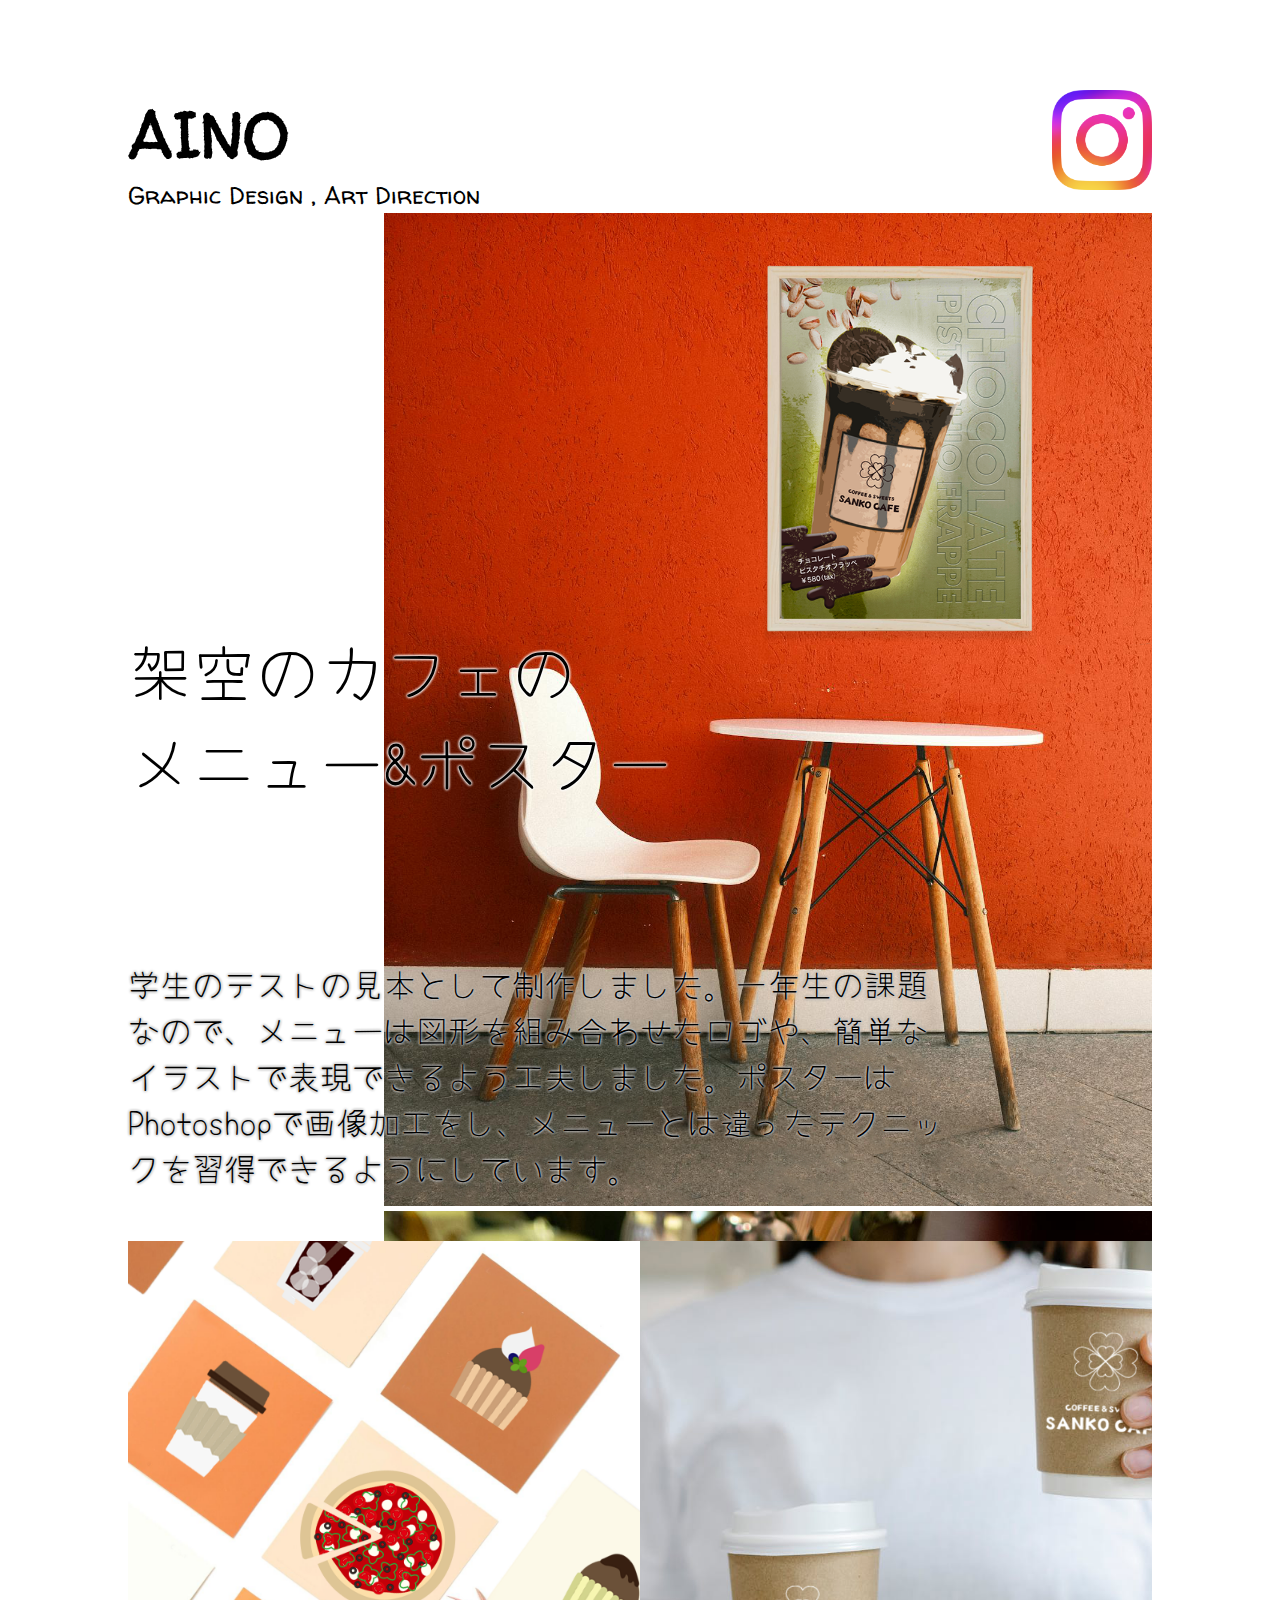
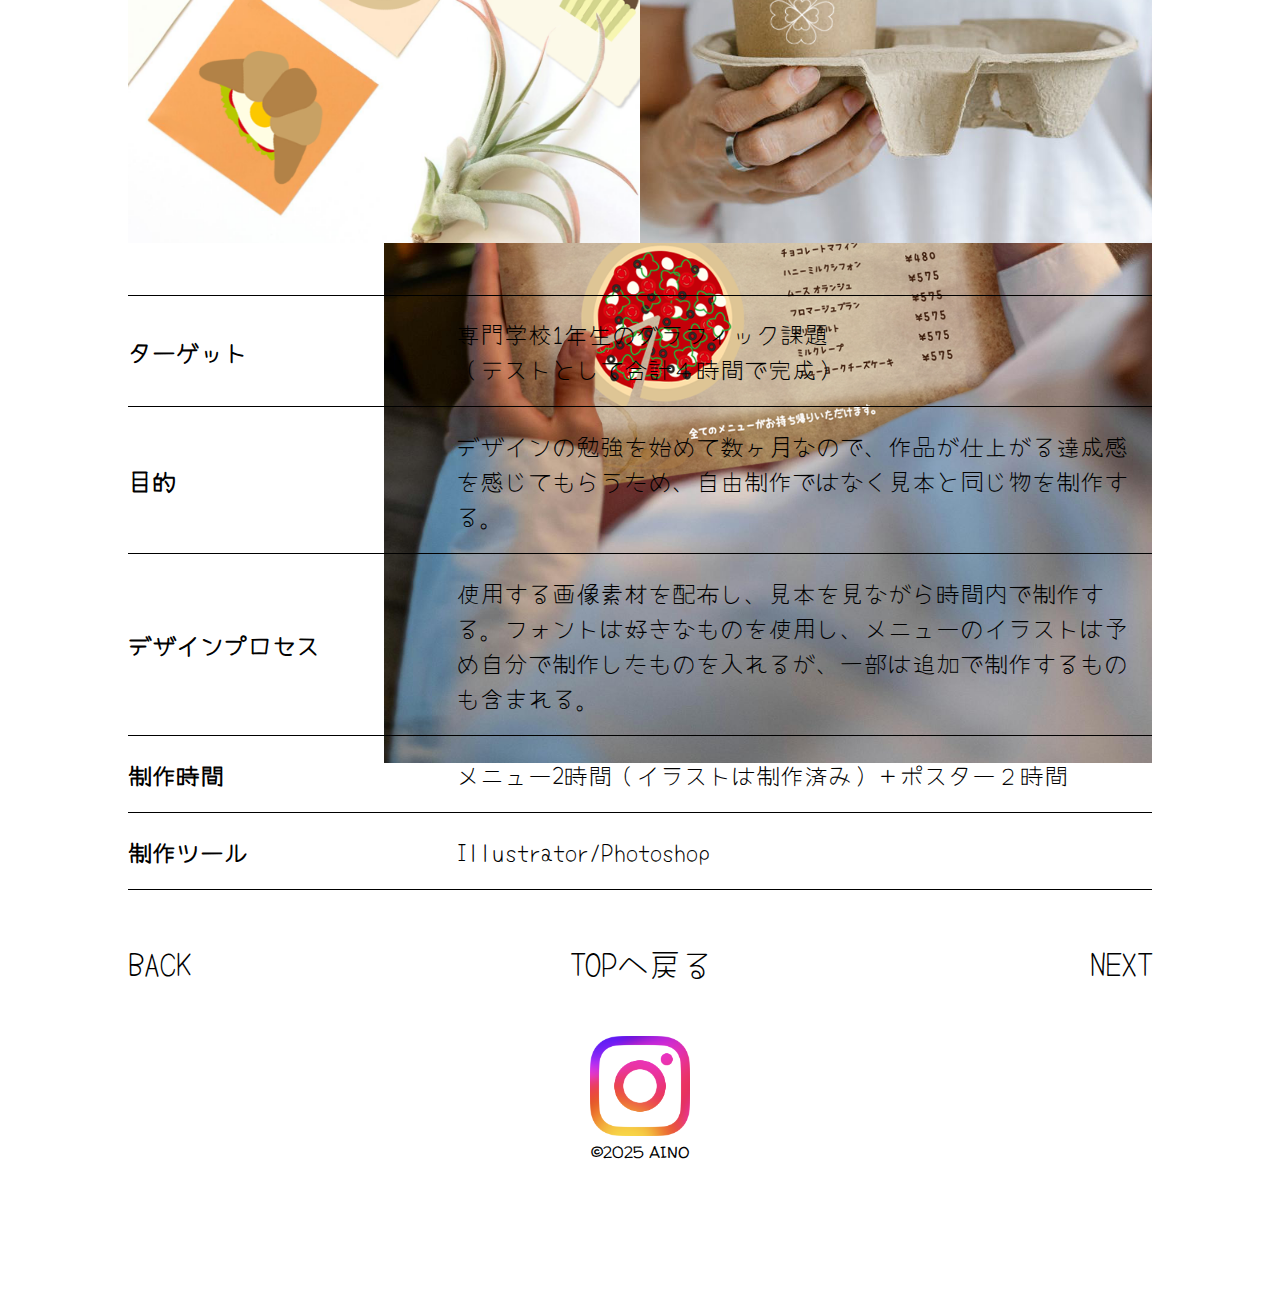
<file: works_cafe.html>
<!DOCTYPE html>
<html lang="ja">
<head>
    <meta charset="UTF-8">
    <link rel="stylesheet" href="css/ress.css" >
    <link rel="stylesheet" href="css/style.css" >

    <link rel="preconnect" href="https://fonts.googleapis.com">
    <link rel="preconnect" href="https://fonts.gstatic.com" crossorigin>
    <link href="https://fonts.googleapis.com/css2?family=Walter+Turncoat&family=Yomogi&display=swap" rel="stylesheet">
    <title>ainomariko_portfolio</title>
</head>

<body>
<main> 

    <header>
        
       <div class="name">
        <a href="index.html"><h1>AINO</h1></a>
        <a id="title"><p>Graphic Design , Art Direction</p></a>
        </div>
        
        <a href="https://www.instagram.com/ainom_illust/?hl=ja" target="blank"><img src="img/Instagram_Glyph_Gradient.png"></a>
    </header>


   
    <div class="maintitle">  
     <div class="title">架空のカフェの<br>メニュー&ポスター</div>
     <div class="photo">

        <div class="slideshow-container">
            <div class="slide">
              <img src="img/cafe02.png" alt="Slide 1">
            </div>
            <div class="slide">
              <img src="img/cafe03.png" alt="Slide 2">
            </div>

        </div>
     
    </div>
    </div>
   
    <p class="w_text">学生のテストの見本として制作しました。一年生の課題なので、メニューは図形を組み合わせたロゴや、簡単なイラストで表現できるよう工夫しました。ポスターはPhotoshopで画像加工をし、メニューとは違ったテクニックを習得できるようにしています。
    </p>


    <div class="center_p02"><img src="img/cafe04.png"><img src="img/cafe05.png"></div>
    
    
    <div class="hyou">
        <table>
            <tr>
                <th>ターゲット</th><td>専門学校1年生のグラフィック課題<br>（テストとして合計４時間で完成）</td>
            </tr>

            <tr>
                <th>目的</th><td>デザインの勉強を始めて数ヶ月なので、作品が仕上がる達成感を感じてもらうため、自由制作ではなく見本と同じ物を制作する。</td>
            </tr>

            <tr>
                <th>デザインプロセス</th><td>使用する画像素材を配布し、見本を見ながら時間内で制作する。フォントは好きなものを使用し、メニューのイラストは予め自分で制作したものを入れるが、一部は追加で制作するものも含まれる。</td>
            </tr>

            <tr>
                <th>制作時間</th><td>メニュー2時間（イラストは制作済み）＋ポスター２時間</td>
            </tr>

            <tr>
                <th>制作ツール</th><td>Illustrator/Photoshop</td>
            </tr>
        </table>
    </div>

    <div class="info">
        <a href="works_cup.html"><p class="top">BACK</p>
        <a href=""><p class="top">TOPへ戻る</p>
        <a href="works_wp.html"><p class="top">NEXT</p>
    </div>
</main>

<footer>
    <a href="https://www.instagram.com/ainom_illust/?hl=ja target=" target="blank"><img src="img/Instagram_Glyph_Gradient.png"></a>
    <p>&copy;2025 AINO</p>
</footer>
</body>
</html>
</file>
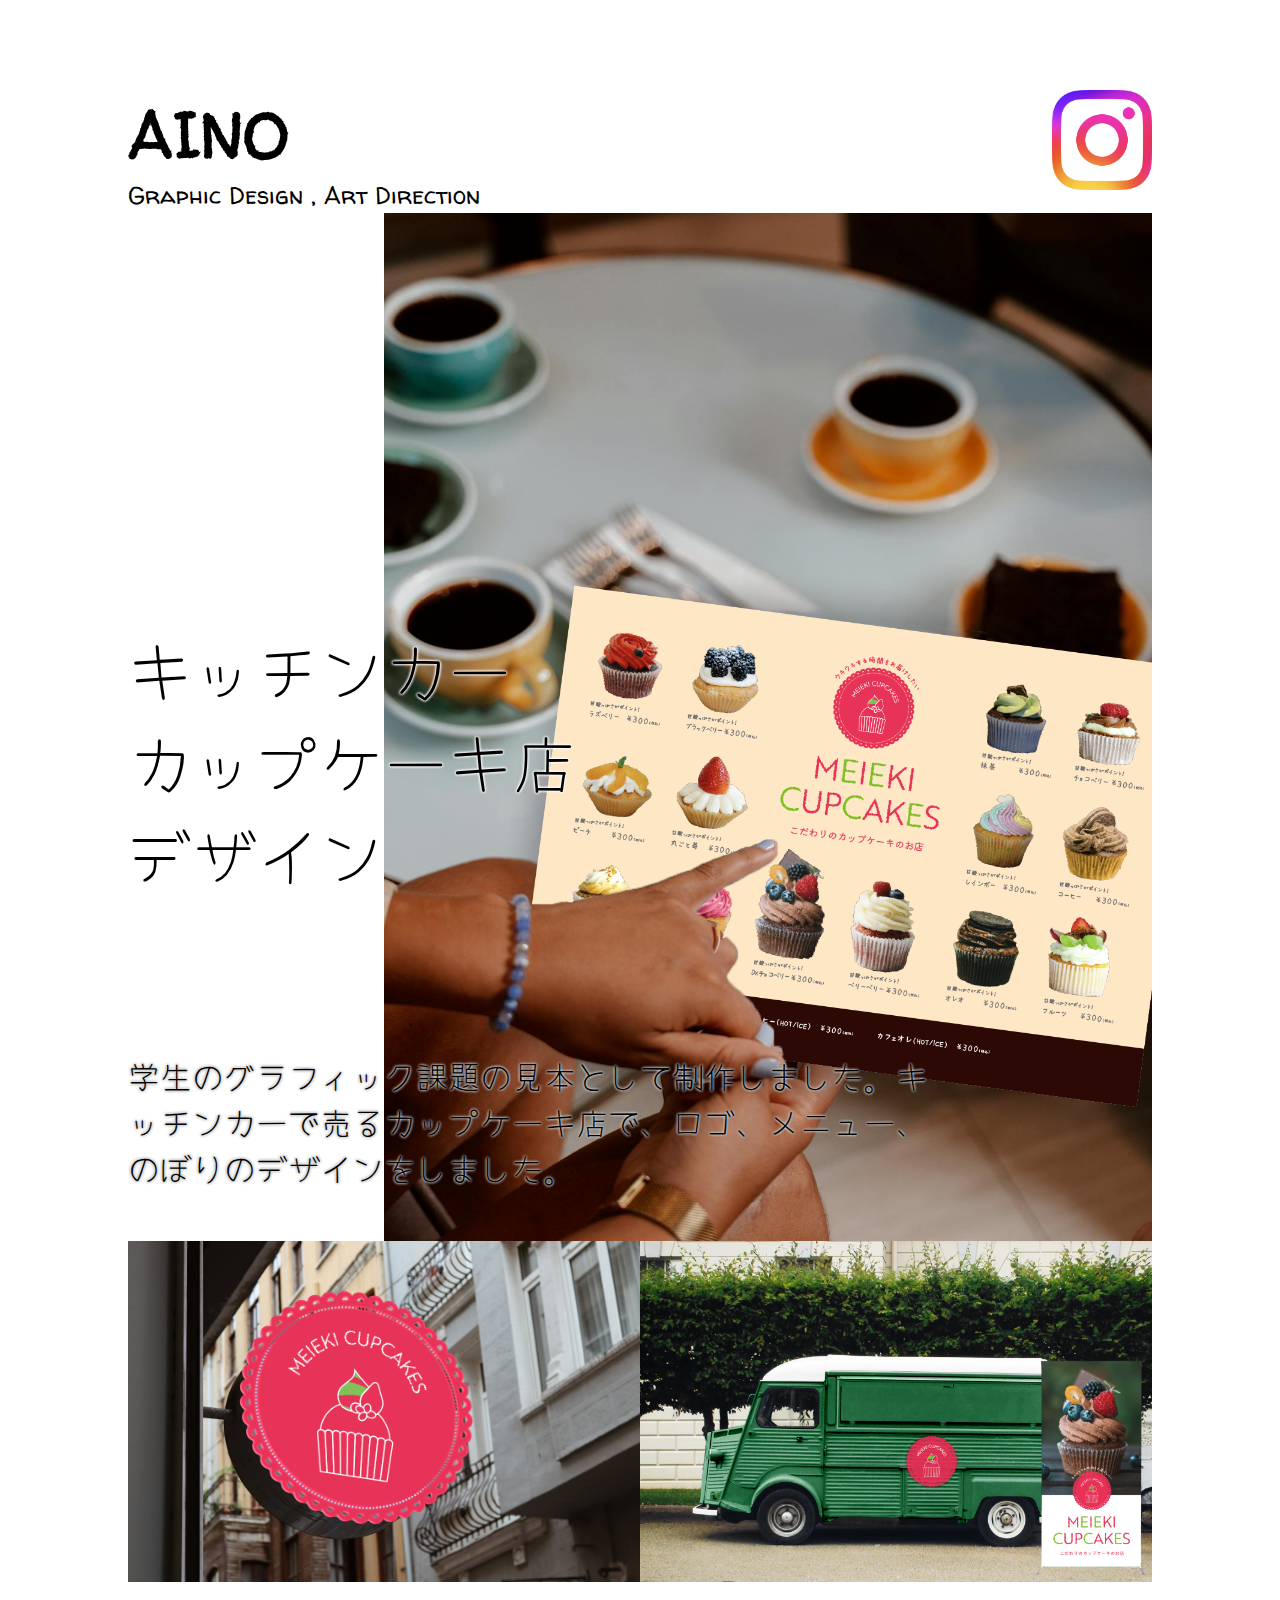
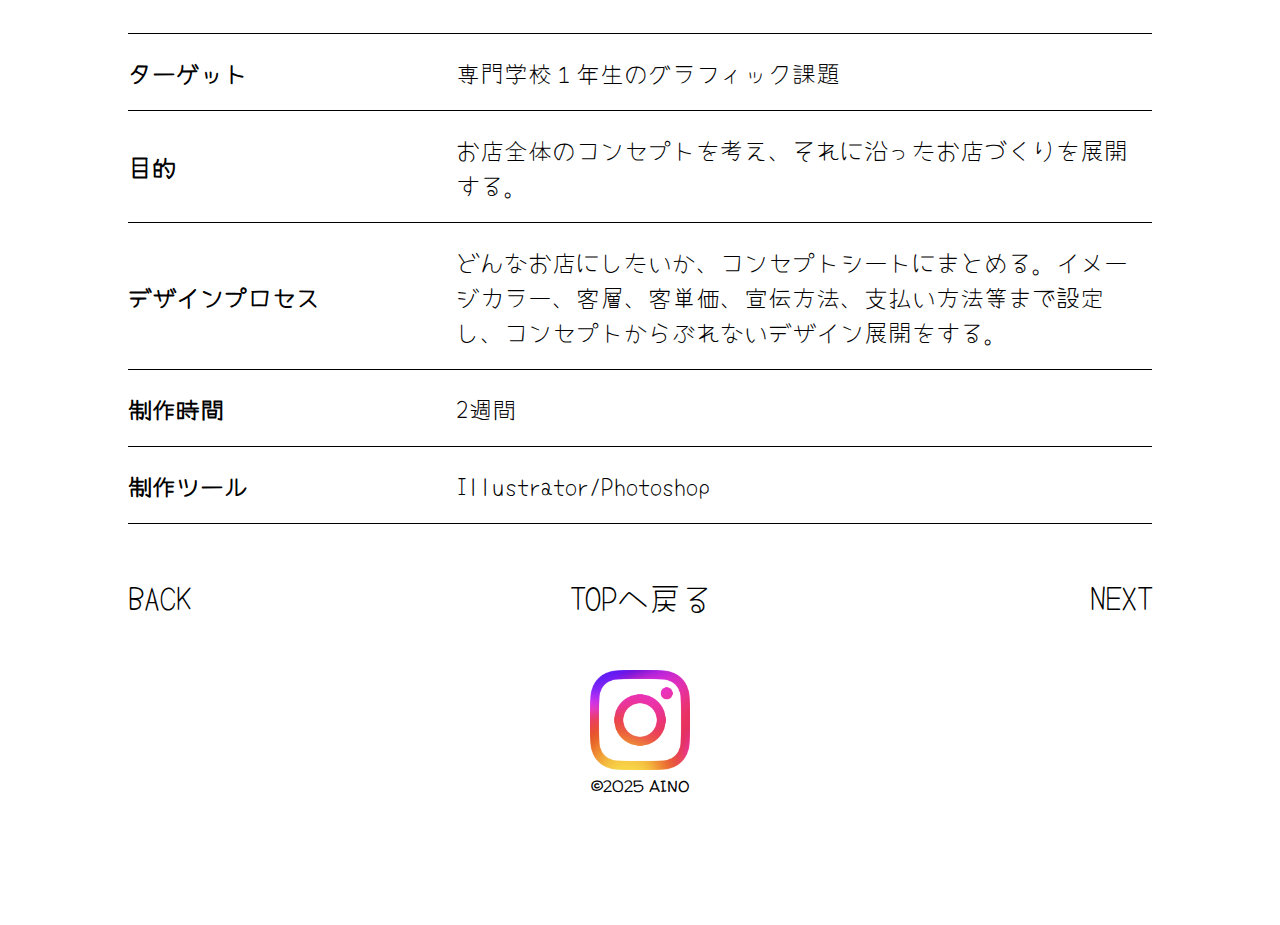
<file: works_cup.html>
<!DOCTYPE html>
<html lang="ja">
<head>
    <meta charset="UTF-8">
    <link rel="stylesheet" href="css/ress.css" >
    <link rel="stylesheet" href="css/style.css" >

    <link rel="preconnect" href="https://fonts.googleapis.com">
    <link rel="preconnect" href="https://fonts.gstatic.com" crossorigin>
    <link href="https://fonts.googleapis.com/css2?family=Walter+Turncoat&family=Yomogi&display=swap" rel="stylesheet">
    <title>ainomariko_portfolio</title>
</head>

<body>
<main> 

    <header>
        
       <div class="name">
        <a href="index.html"><h1>AINO</h1></a>
        <a id="title"><p>Graphic Design , Art Direction</p></a>
        </div>
        
        <a href="https://www.instagram.com/ainom_illust/?hl=ja" target="blank"><img src="img/Instagram_Glyph_Gradient.png"></a>
    </header>


   
    <div class="maintitle">  
     <div class="title">キッチンカー<br>カップケーキ店<br>デザイン</div>
     <div class="photo"><img src="img/cup02.png"></div>
    </div>
   
    <p class="w_text">学生のグラフィック課題の見本として制作しました。キッチンカーで売るカップケーキ店で、ロゴ、メニュー、のぼりのデザインをしました。
    </p>


    <div class="center_p02"><img src="img/cup01.png"><img src="img/foodtruck02.png"></div>
    

    <div class="hyou">
        <table>
            <tr>
                <th>ターゲット</th><td>専門学校１年生のグラフィック課題</td>
            </tr>

            <tr>
                <th>目的</th><td>お店全体のコンセプトを考え、それに沿ったお店づくりを展開する。</td>
            </tr>

            <tr>
                <th>デザインプロセス</th><td>どんなお店にしたいか、コンセプトシートにまとめる。イメージカラー、客層、客単価、宣伝方法、支払い方法等まで設定し、コンセプトからぶれないデザイン展開をする。
                </td>
            </tr>

            <tr>
                <th>制作時間</th><td>2週間</td>
            </tr>

            <tr>
                <th>制作ツール</th><td>Illustrator/Photoshop</td>
            </tr>
        </table>
    </div>

    <div class="info">
        <a href="works_r.html"><p class="top">BACK</p>
        <a href=""><p class="top">TOPへ戻る</p>
        <a href=""><p class="top">NEXT</p>
    </div>
</main>

<footer>
    <a href="https://www.instagram.com/ainom_illust/?hl=ja target=" target="blank"><img src="img/Instagram_Glyph_Gradient.png"></a>
    <p>&copy;2025 AINO</p>
</footer>
</body>
</html>
</file>
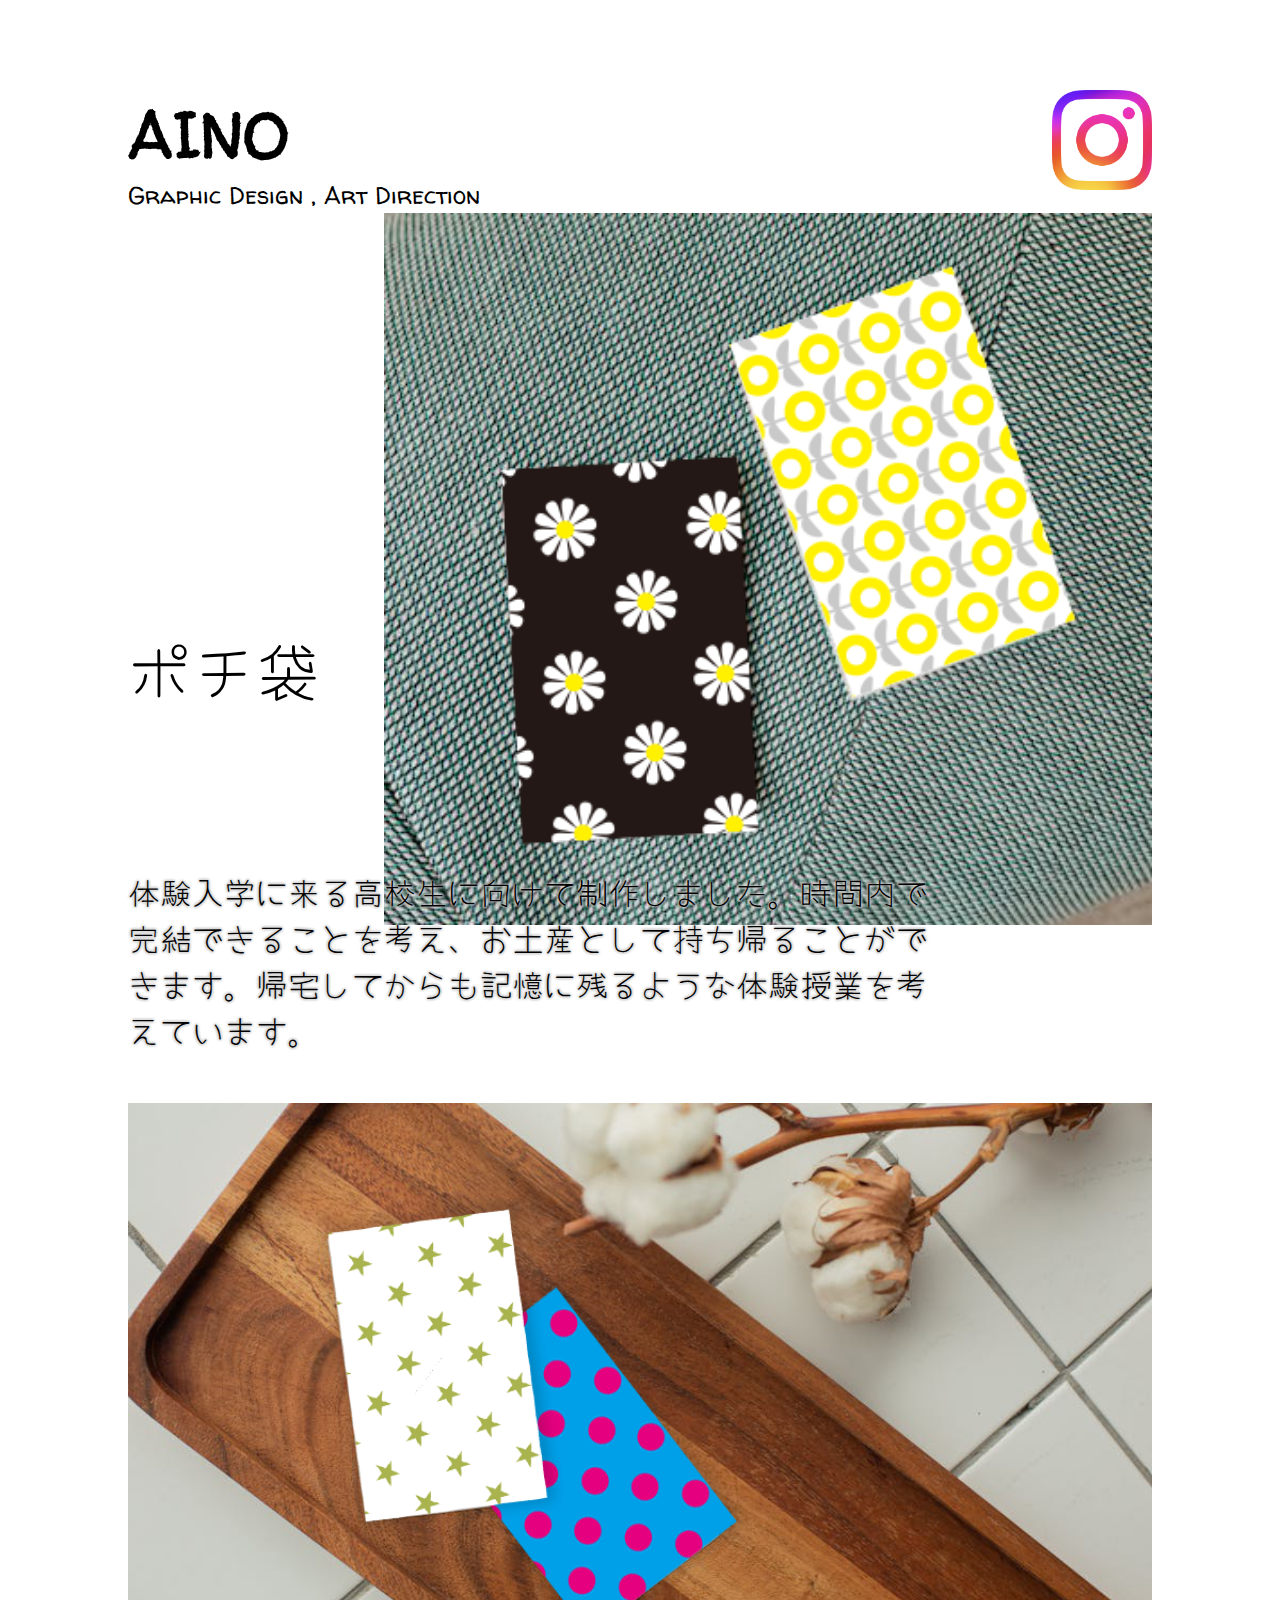
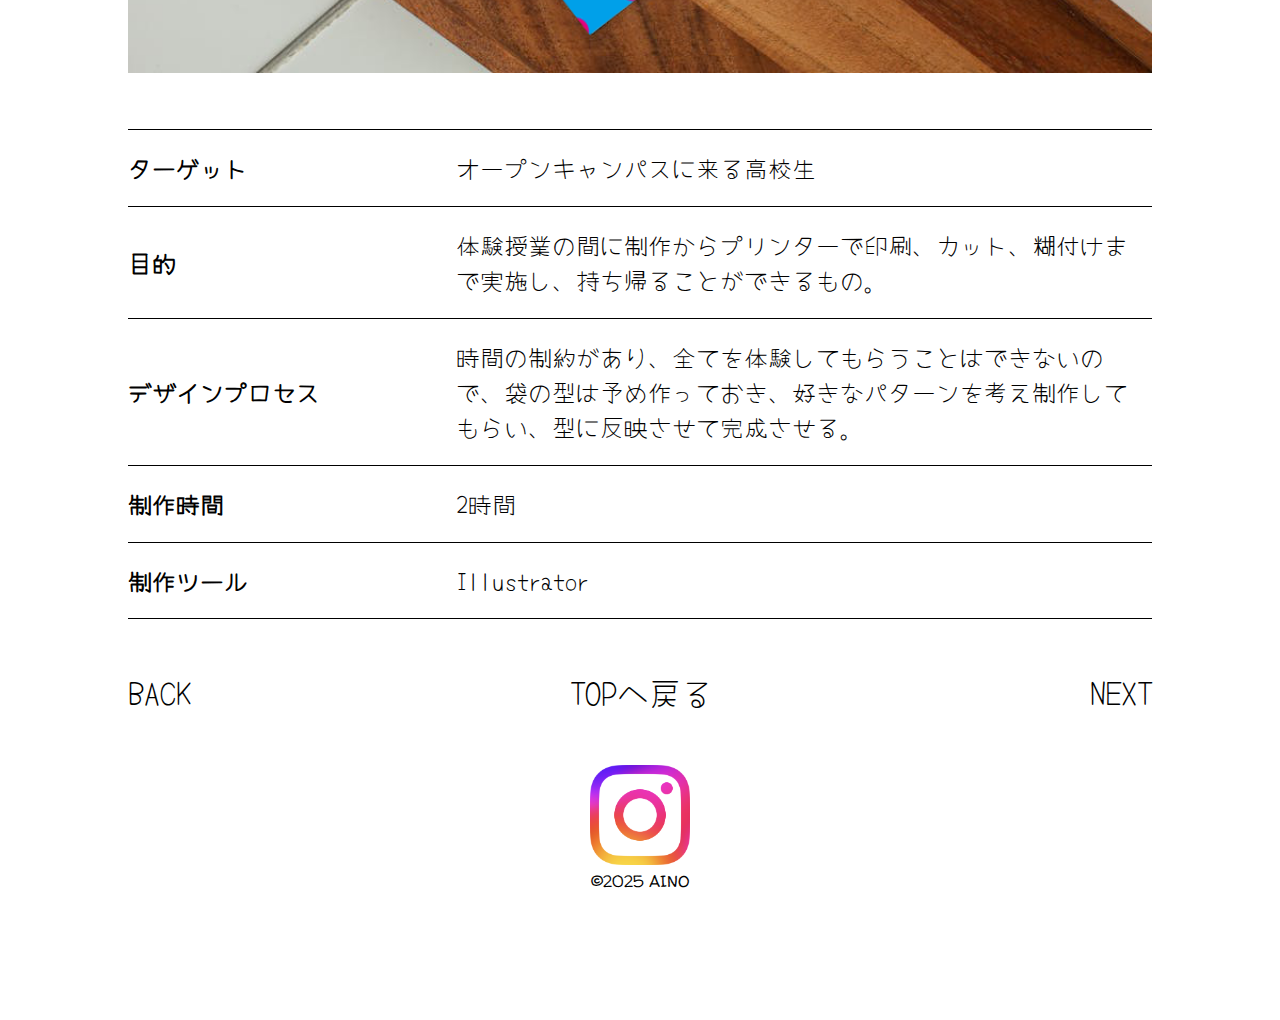
<file: works_p.html>
<!DOCTYPE html>
<html lang="ja">
<head>
    <meta charset="UTF-8">
    <link rel="stylesheet" href="css/ress.css" >
    <link rel="stylesheet" href="css/style.css" >

    <link rel="preconnect" href="https://fonts.googleapis.com">
    <link rel="preconnect" href="https://fonts.gstatic.com" crossorigin>
    <link href="https://fonts.googleapis.com/css2?family=Walter+Turncoat&family=Yomogi&display=swap" rel="stylesheet">
    <title>ainomariko_portfolio</title>
</head>

<body>
<main> 

    <header>
        
       <div class="name">
        <a href="index.html"><h1>AINO</h1></a>
        <a id="title"><p>Graphic Design , Art Direction</p></a>
        </div>
        
        <a href="https://www.instagram.com/ainom_illust/?hl=ja" target="blank"><img src="img/Instagram_Glyph_Gradient.png"></a>
    </header>


   
    <div class="maintitle">  
     <div class="title">ポチ袋</div>
     <div class="photo"><img src="img/pochi02.png"></div>
    </div>
   
    <p class="w_text">体験入学に来る高校生に向けて制作しました。時間内で完結できることを考え、お土産として持ち帰ることができます。帰宅してからも記憶に残るような体験授業を考えています。</p>

    <div class="center_p"><img src="img/pochi01.png"></div>
    
    <div class="hyou">
        <table>
            <tr>
                <th>ターゲット</th><td>オープンキャンパスに来る高校生</td>
            </tr>

            <tr>
                <th>目的</th><td>体験授業の間に制作からプリンターで印刷、カット、糊付けまで実施し、持ち帰ることができるもの。</td>
            </tr>

            <tr>
                <th>デザインプロセス</th><td>時間の制約があり、全てを体験してもらうことはできないので、袋の型は予め作っておき、好きなパターンを考え制作してもらい、型に反映させて完成させる。</td>
            </tr>

            <tr>
                <th>制作時間</th><td>2時間</td>
            </tr>

            <tr>
                <th>制作ツール</th><td>Illustrator</td>
            </tr>
        </table>
    </div>


    <div class="info">
        <a href="works_c.html"><p class="top">BACK</p>
        <a href=""><p class="top">TOPへ戻る</p>
        <a href="works_y.html"><p class="top">NEXT</p>
    </div>
</main>

<footer>
    <a href="https://www.instagram.com/ainom_illust/?hl=ja target=" target="blank"><img src="img/Instagram_Glyph_Gradient.png"></a>
    <p>&copy;2025 AINO</p>
</footer>
</body>
</html>
</file>
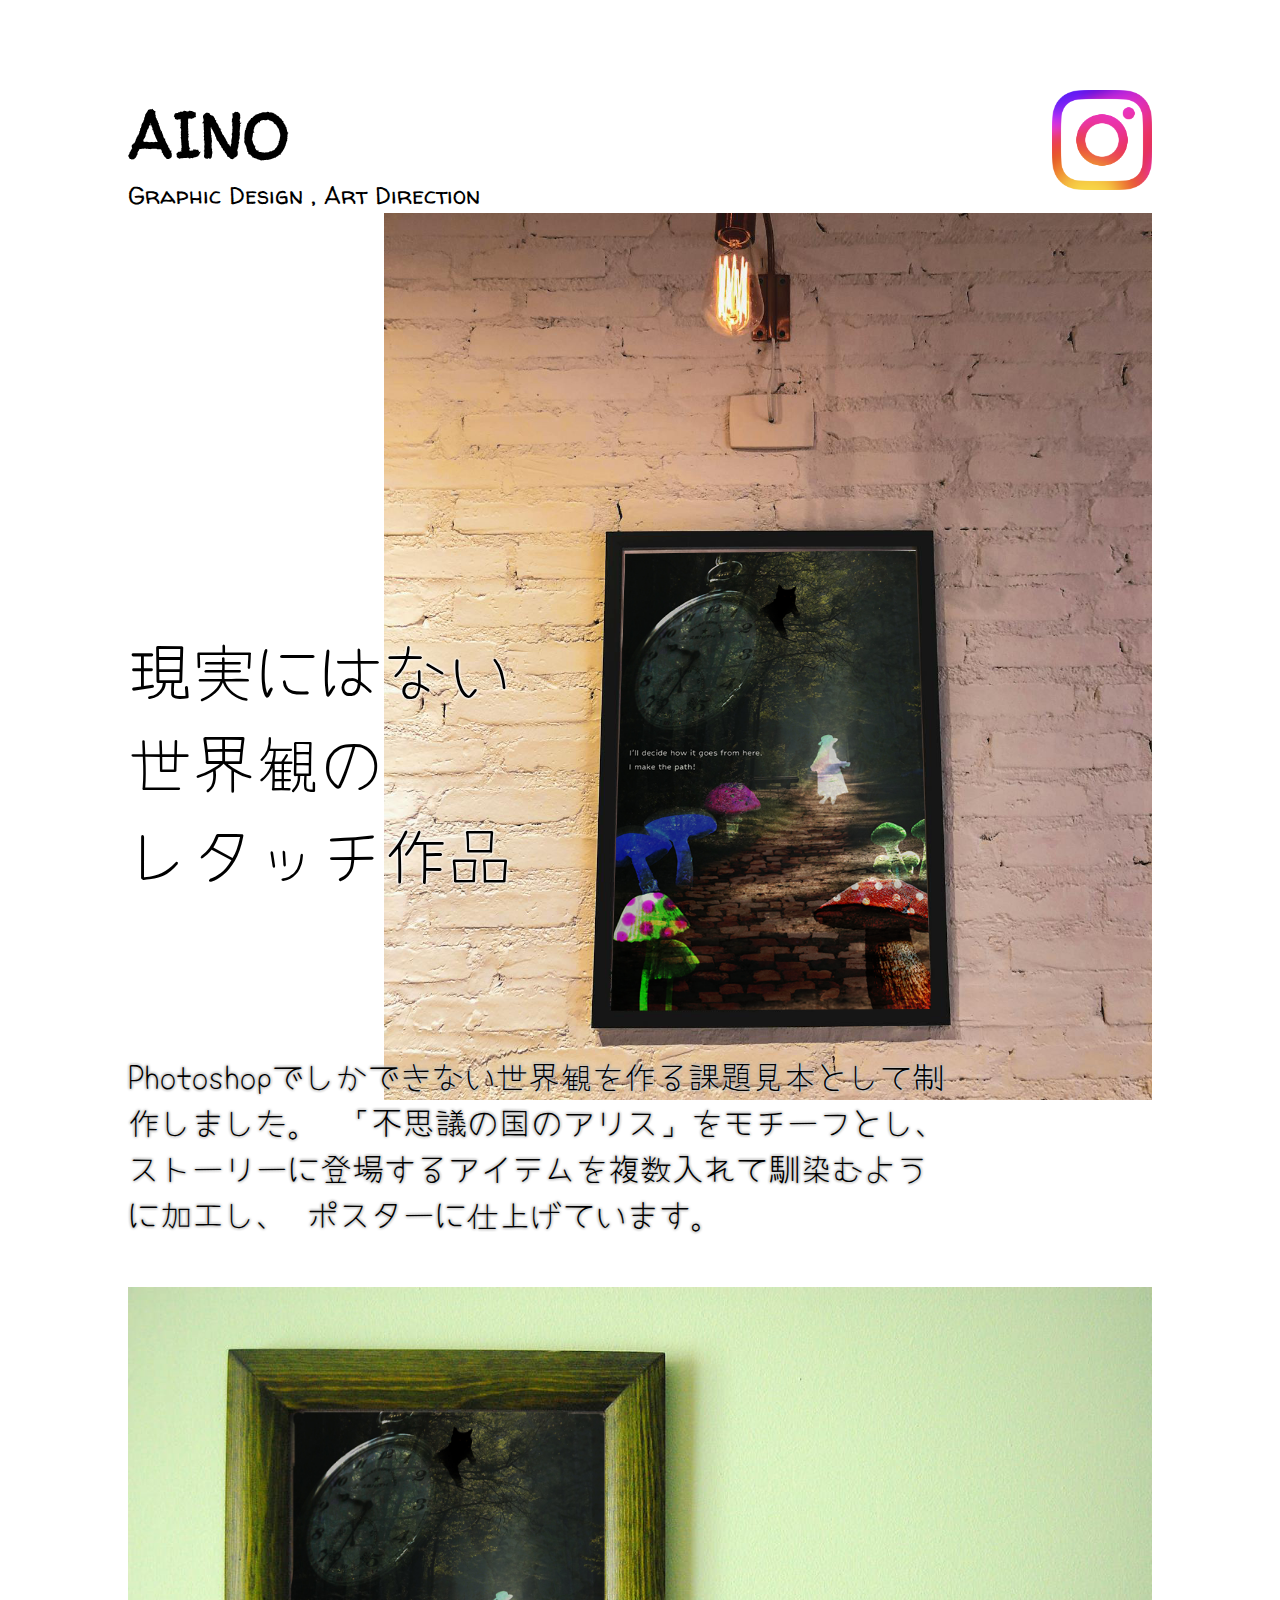
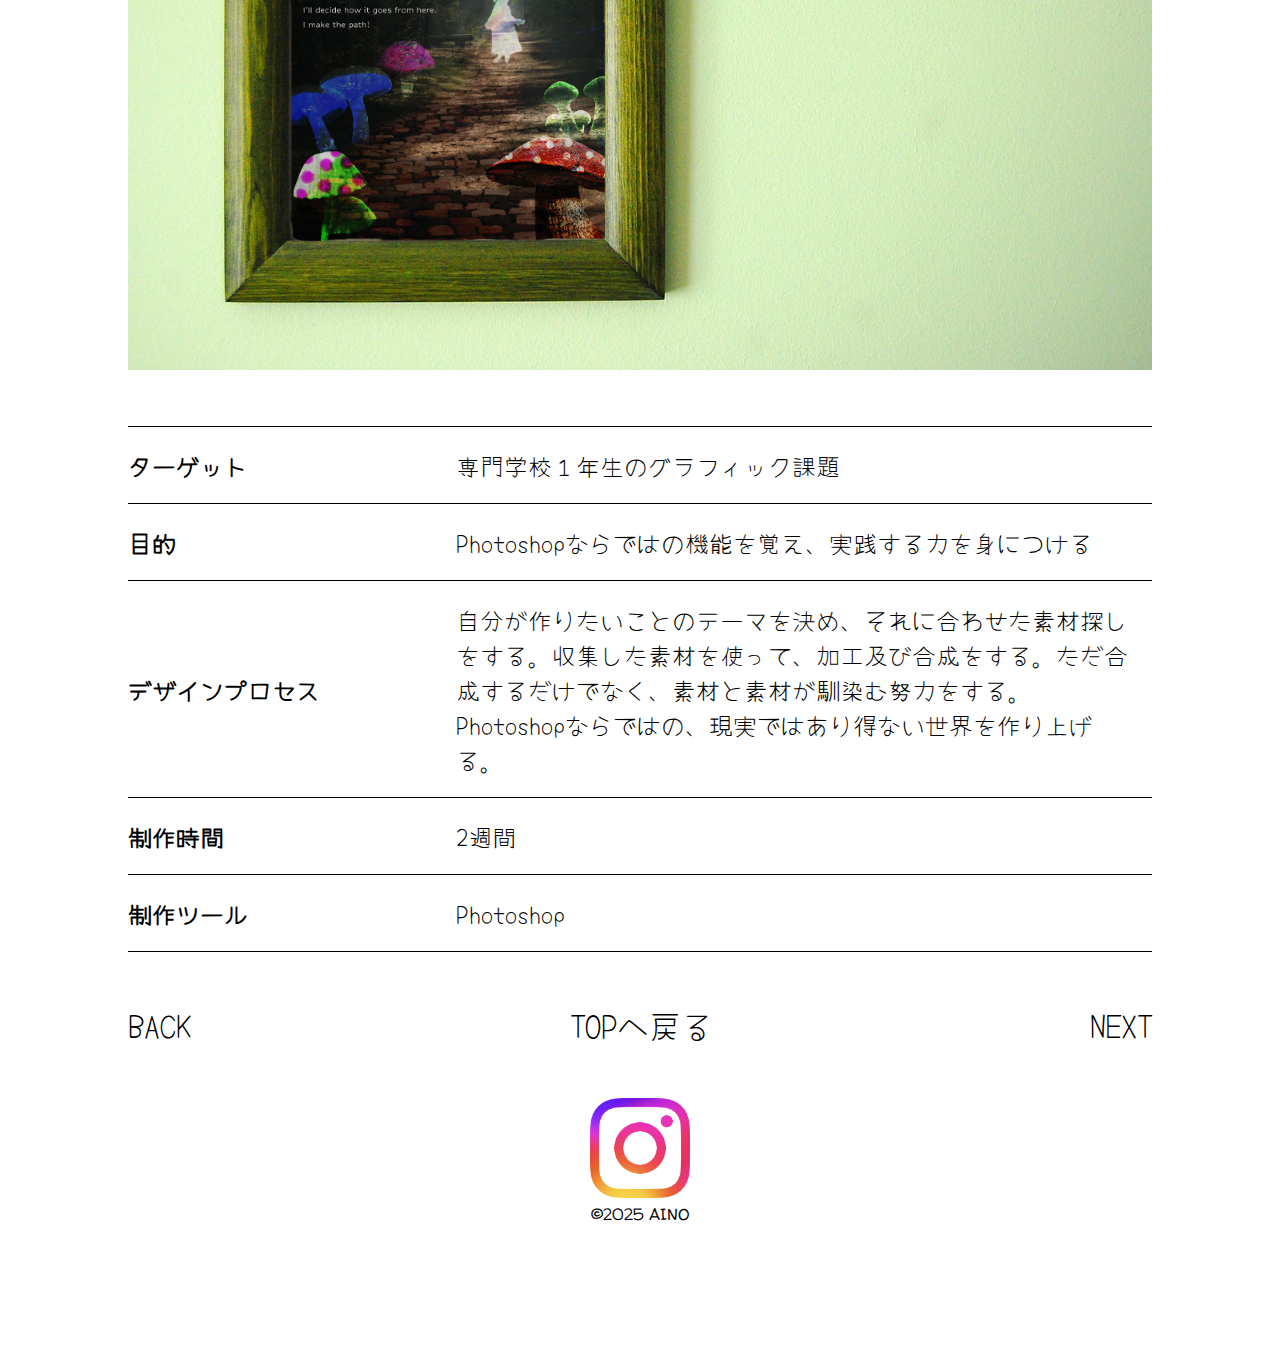
<file: works_r.html>
<!DOCTYPE html>
<html lang="ja">
<head>
    <meta charset="UTF-8">
    <link rel="stylesheet" href="css/ress.css" >
    <link rel="stylesheet" href="css/style.css" >

    <link rel="preconnect" href="https://fonts.googleapis.com">
    <link rel="preconnect" href="https://fonts.gstatic.com" crossorigin>
    <link href="https://fonts.googleapis.com/css2?family=Walter+Turncoat&family=Yomogi&display=swap" rel="stylesheet">
    <title>ainomariko_portfolio</title>
</head>

<body>
<main> 

    <header>
        
       <div class="name">
        <a href="index.html"><h1>AINO</h1></a>
        <a id="title"><p>Graphic Design , Art Direction</p></a>
        </div>
        
        <a href="https://www.instagram.com/ainom_illust/?hl=ja" target="blank"><img src="img/Instagram_Glyph_Gradient.png"></a>
    </header>


   
    <div class="maintitle">  
     <div class="title">現実にはない<br>世界観の<br>レタッチ作品</div>
     <div class="photo"><img src="img/reto02.png"></div>
    </div>
   
    <p class="w_text">Photoshopでしかできない世界観を作る課題見本として制作しました。
        「不思議の国のアリス」をモチーフとし、ストーリーに登場するアイテムを複数入れて馴染むように加工し、
        ポスターに仕上げています。</p>

    <div class="center_p"><img src="img/reto02.jpg"></div>
    
    <div class="hyou">
        <table>
            <tr>
                <th>ターゲット</th><td>専門学校１年生のグラフィック課題</td>
            </tr>

            <tr>
                <th>目的</th><td>Photoshopならではの機能を覚え、実践する力を身につける</td>
            </tr>

            <tr>
                <th>デザインプロセス</th><td>自分が作りたいことのテーマを決め、それに合わせた素材探しをする。収集した素材を使って、加工及び合成をする。ただ合成するだけでなく、素材と素材が馴染む努力をする。Photoshopならではの、現実ではあり得ない世界を作り上げる。</td>
            </tr>

            <tr>
                <th>制作時間</th><td>2週間</td>
            </tr>

            <tr>
                <th>制作ツール</th><td>Photoshop</td>
            </tr>
        </table>
    </div>

    <div class="info">
        <a href="works_y.html"><p class="top">BACK</p>
        <a href=""><p class="top">TOPへ戻る</p>
        <a href=""><p class="top">NEXT</p>
    </div>
</main>

<footer>
    <a href="https://www.instagram.com/ainom_illust/?hl=ja target=" target="blank"><img src="img/Instagram_Glyph_Gradient.png"></a>
    <p>&copy;2025 AINO</p>
</footer>
</body>
</html>
</file>
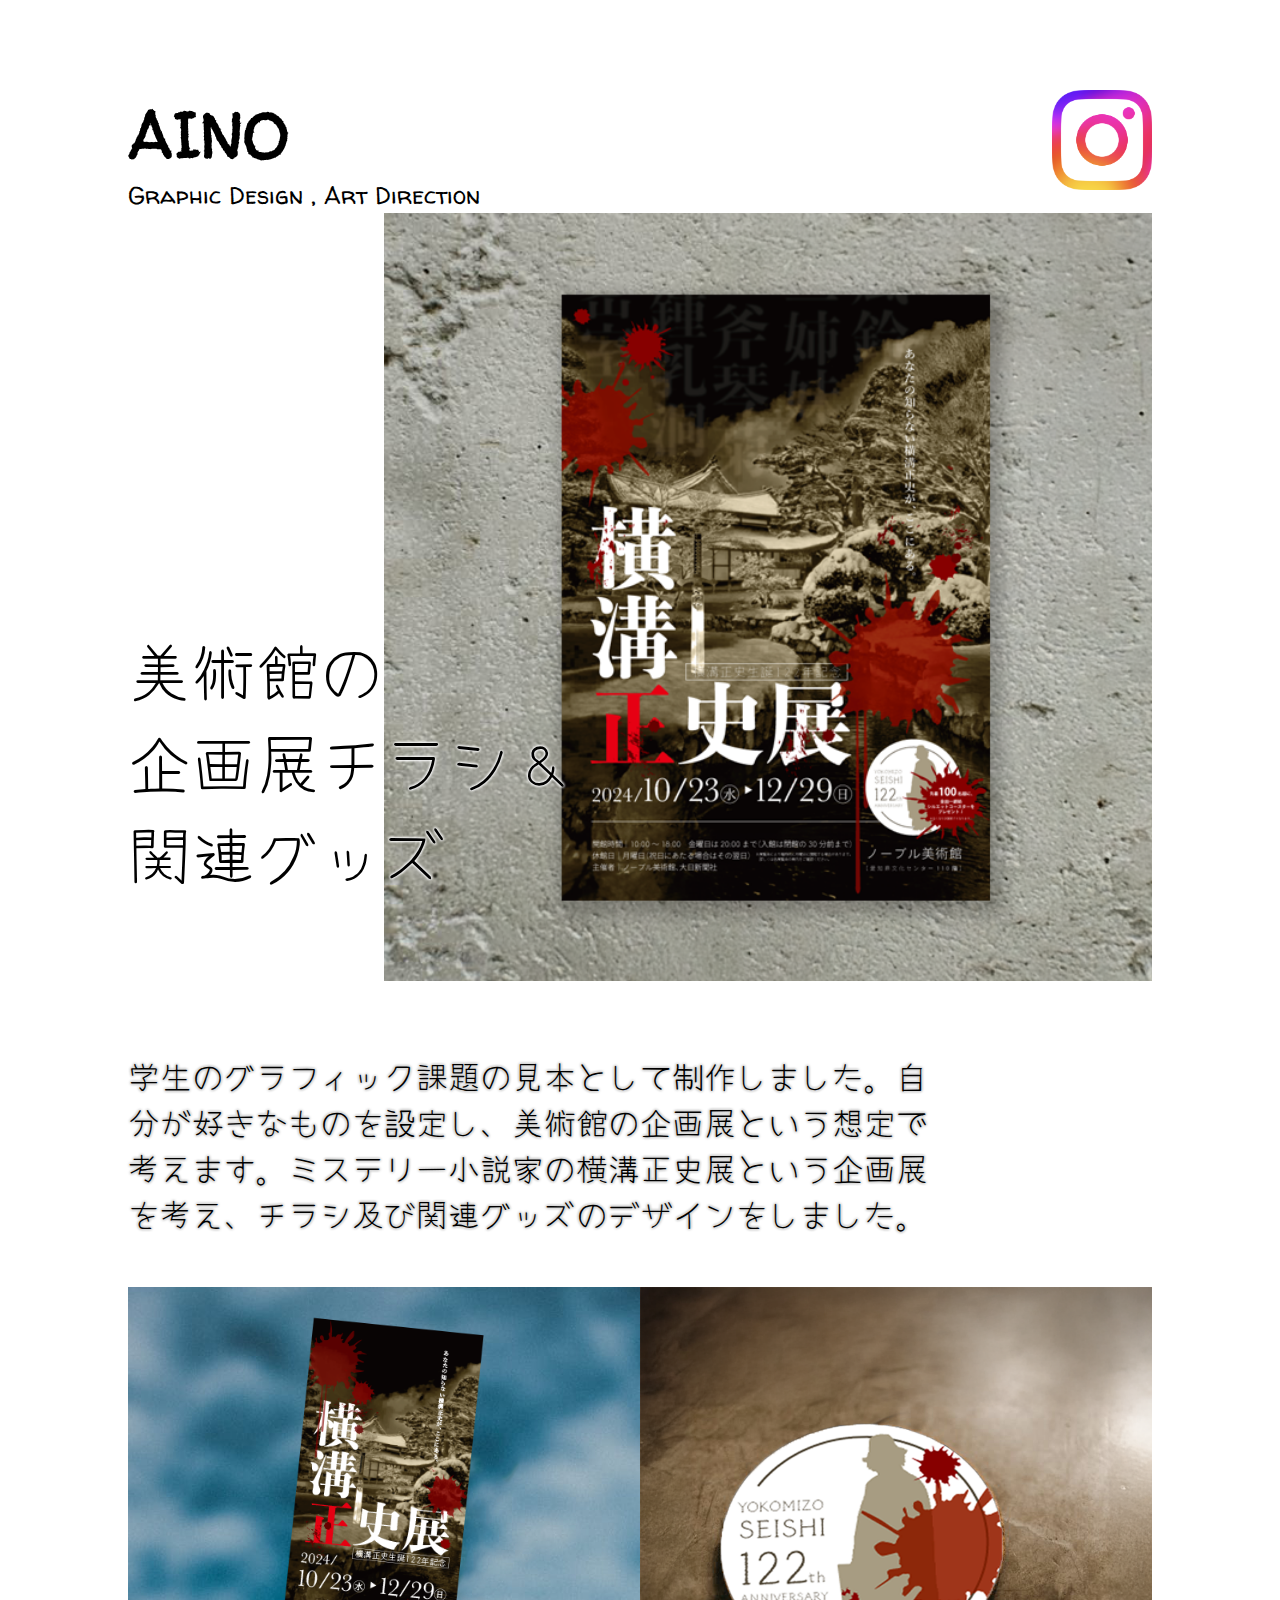
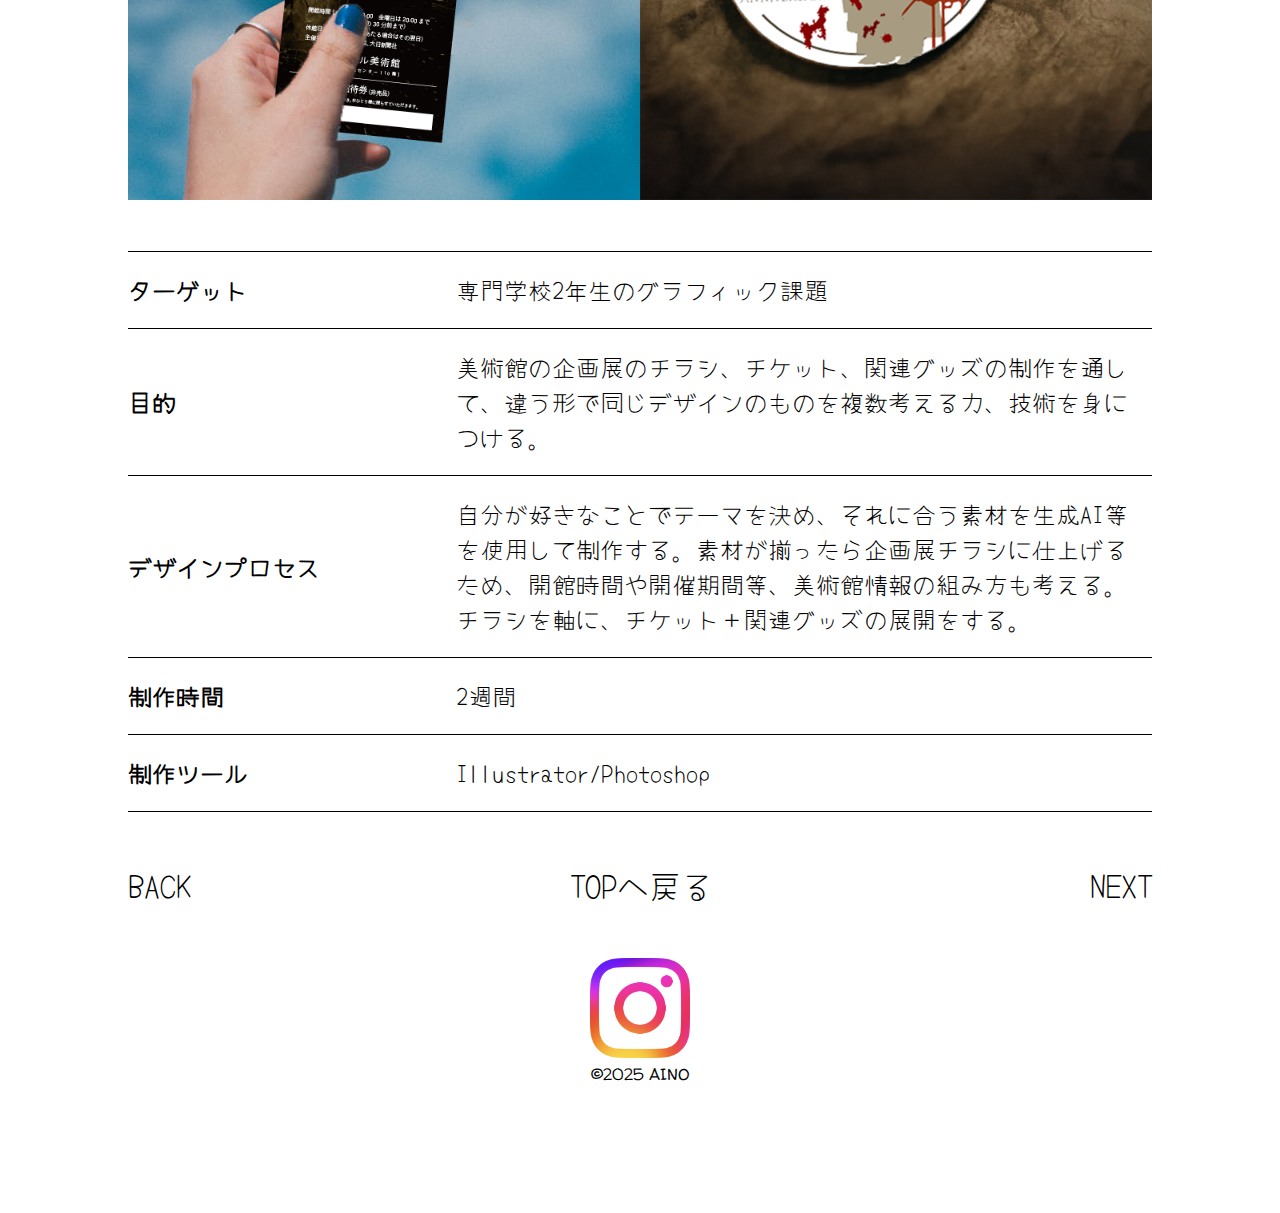
<file: works_y.html>
<!DOCTYPE html>
<html lang="ja">
<head>
    <meta charset="UTF-8">
    <link rel="stylesheet" href="css/ress.css" >
    <link rel="stylesheet" href="css/style.css" >

    <link rel="preconnect" href="https://fonts.googleapis.com">
    <link rel="preconnect" href="https://fonts.gstatic.com" crossorigin>
    <link href="https://fonts.googleapis.com/css2?family=Walter+Turncoat&family=Yomogi&display=swap" rel="stylesheet">
    <title>ainomariko_portfolio</title>
</head>

<body>
<main> 

    <header>
        
       <div class="name">
        <a href="index.html"><h1>AINO</h1></a>
        <a id="title"><p>Graphic Design , Art Direction</p></a>
        </div>
        
        <a href="https://www.instagram.com/ainom_illust/?hl=ja" target="blank"><img src="img/Instagram_Glyph_Gradient.png"></a>
    </header>


   
    <div class="maintitle">  
     <div class="title">美術館の<br>企画展チラシ＆<br>関連グッズ</div>
     <div class="photo"><img src="img/yokomizo03.png"></div>
    </div>
   
    <p class="w_text">学生のグラフィック課題の見本として制作しました。自分が好きなものを設定し、美術館の企画展という想定で考えます。ミステリー小説家の横溝正史展という企画展を考え、チラシ及び関連グッズのデザインをしました。
    </p>


    <div class="center_p02"><img src="img/yokomizo04.png"><img src="img/yokomizo02.png"></div>
    
    
    <div class="hyou">
        <table>
            <tr>
                <th>ターゲット</th><td>専門学校2年生のグラフィック課題</td>
            </tr>

            <tr>
                <th>目的</th><td>美術館の企画展のチラシ、チケット、関連グッズの制作を通して、違う形で同じデザインのものを複数考える力、技術を身につける。</td>
            </tr>

            <tr>
                <th>デザインプロセス</th><td>自分が好きなことでテーマを決め、それに合う素材を生成AI等を使用して制作する。素材が揃ったら企画展チラシに仕上げるため、開館時間や開催期間等、美術館情報の組み方も考える。チラシを軸に、チケット＋関連グッズの展開をする。
                </td>
            </tr>

            <tr>
                <th>制作時間</th><td>2週間</td>
            </tr>

            <tr>
                <th>制作ツール</th><td>Illustrator/Photoshop</td>
            </tr>
        </table>
    </div>

    <div class="info">
        <a href="works_p.html"><p class="top">BACK</p>
        <a href=""><p class="top">TOPへ戻る</p>
        <a href="works_r.html"><p class="top">NEXT</p>
    </div>
</main>

<footer>
    <a href="https://www.instagram.com/ainom_illust/?hl=ja target=" target="blank"><img src="img/Instagram_Glyph_Gradient.png"></a>
    <p>&copy;2025 AINO</p>
</footer>
</body>
</html>
</file>
<file: css/ress.css>
/* resset.dev • v5.0.2 */

/* # =================================================================
   # Global selectors
   # ================================================================= */

html {
  box-sizing: border-box;
  -webkit-text-size-adjust: 100%; /* Prevent adjustments of font size after orientation changes in iOS */
  word-break: normal;
  -moz-tab-size: 4;
  tab-size: 4;
}

*,
::before,
::after {
  background-repeat: no-repeat; /* Set `background-repeat: no-repeat` to all elements and pseudo elements */
  box-sizing: inherit;
}

::before,
::after {
  text-decoration: inherit; /* Inherit text-decoration and vertical align to ::before and ::after pseudo elements */
  vertical-align: inherit;
}

* {
  padding: 0; /* Reset `padding` and `margin` of all elements */
  margin: 0;
}

/* # =================================================================
   # General elements
   # ================================================================= */

hr {
  overflow: visible; /* Show the overflow in Edge and IE */
  height: 0; /* Add the correct box sizing in Firefox */
  color: inherit; /* Correct border color in Firefox. */
}

details,
main {
  display: block; /* Render the `main` element consistently in IE. */
}

summary {
  display: list-item; /* Add the correct display in all browsers */
}

small {
  font-size: 80%; /* Set font-size to 80% in `small` elements */
}

[hidden] {
  display: none; /* Add the correct display in IE */
}

abbr[title] {
  border-bottom: none; /* Remove the bottom border in Chrome 57 */
  /* Add the correct text decoration in Chrome, Edge, IE, Opera, and Safari */
  text-decoration: underline;
  text-decoration: underline dotted;
}

a {
  background-color: transparent; /* Remove the gray background on active links in IE 10 */
  text-decoration: none;
}

a:active,
a:hover {
  outline-width: 0; /* Remove the outline when hovering in all browsers */
}

code,
kbd,
pre,
samp {
  font-family: monospace, monospace; /* Specify the font family of code elements */
}

pre {
  font-size: 1em; /* Correct the odd `em` font sizing in all browsers */
}

b,
strong {
  font-weight: bolder; /* Add the correct font weight in Chrome, Edge, and Safari */
}

/* https://gist.github.com/unruthless/413930 */
sub,
sup {
  font-size: 75%;
  line-height: 0;
  position: relative;
  vertical-align: baseline;
}

sub {
  bottom: -0.25em;
}

sup {
  top: -0.5em;
}

table {
  border-color: inherit; /* Correct border color in all Chrome, Edge, and Safari. */
  text-indent: 0; /* Remove text indentation in Chrome, Edge, and Safari */
}

iframe {
  border-style: none;
}

/* # =================================================================
   # Forms
   # ================================================================= */

input {
  border-radius: 0;
}

[type='number']::-webkit-inner-spin-button,
[type='number']::-webkit-outer-spin-button {
  height: auto; /* Correct the cursor style of increment and decrement buttons in Chrome */
}

[type='search'] {
  -webkit-appearance: textfield; /* Correct the odd appearance in Chrome and Safari */
  outline-offset: -2px; /* Correct the outline style in Safari */
}

[type='search']::-webkit-search-decoration {
  -webkit-appearance: none; /* Remove the inner padding in Chrome and Safari on macOS */
}

textarea {
  overflow: auto; /* Internet Explorer 11+ */
  resize: vertical; /* Specify textarea resizability */
}

button,
input,
optgroup,
select,
textarea {
  font: inherit; /* Specify font inheritance of form elements */
}

optgroup {
  font-weight: bold; /* Restore the font weight unset by the previous rule */
}

button {
  overflow: visible; /* Address `overflow` set to `hidden` in IE 8/9/10/11 */
}

button,
select {
  text-transform: none; /* Firefox 40+, Internet Explorer 11- */
}

/* Apply cursor pointer to button elements */
button,
[type='button'],
[type='reset'],
[type='submit'],
[role='button'] {
  cursor: pointer;
}

/* Remove inner padding and border in Firefox 4+ */
button::-moz-focus-inner,
[type='button']::-moz-focus-inner,
[type='reset']::-moz-focus-inner,
[type='submit']::-moz-focus-inner {
  border-style: none;
  padding: 0;
}

/* Replace focus style removed in the border reset above */
button:-moz-focusring,
[type='button']::-moz-focus-inner,
[type='reset']::-moz-focus-inner,
[type='submit']::-moz-focus-inner {
  outline: 1px dotted ButtonText;
}

button,
html [type='button'], /* Prevent a WebKit bug where (2) destroys native `audio` and `video`controls in Android 4 */
[type='reset'],
[type='submit'] {
  -webkit-appearance: button; /* Correct the inability to style clickable types in iOS */
}

/* Remove the default button styling in all browsers */
button,
input,
select,
textarea {
  background-color: transparent;
  border-style: none;
}

a:focus,
button:focus,
input:focus,
select:focus,
textarea:focus {
  outline-width: 0;
}

/* Style select like a standard input */
select {
  -moz-appearance: none; /* Firefox 36+ */
  -webkit-appearance: none; /* Chrome 41+ */
}

select::-ms-expand {
  display: none; /* Internet Explorer 11+ */
}

select::-ms-value {
  color: currentColor; /* Internet Explorer 11+ */
}

legend {
  border: 0; /* Correct `color` not being inherited in IE 8/9/10/11 */
  color: inherit; /* Correct the color inheritance from `fieldset` elements in IE */
  display: table; /* Correct the text wrapping in Edge and IE */
  max-width: 100%; /* Correct the text wrapping in Edge and IE */
  white-space: normal; /* Correct the text wrapping in Edge and IE */
  max-width: 100%; /* Correct the text wrapping in Edge 18- and IE */
}

::-webkit-file-upload-button {
  /* Correct the inability to style clickable types in iOS and Safari */
  -webkit-appearance: button;
  color: inherit;
  font: inherit; /* Change font properties to `inherit` in Chrome and Safari */
}

/* Replace pointer cursor in disabled elements */
[disabled] {
  cursor: default;
}

/* # =================================================================
   # Specify media element style
   # ================================================================= */

img {
  border-style: none; /* Remove border when inside `a` element in IE 8/9/10 */
}

/* Add the correct vertical alignment in Chrome, Firefox, and Opera */
progress {
  vertical-align: baseline;
}

/* # =================================================================
   # Accessibility
   # ================================================================= */

/* Specify the progress cursor of updating elements */
[aria-busy='true'] {
  cursor: progress;
}

/* Specify the pointer cursor of trigger elements */
[aria-controls] {
  cursor: pointer;
}

/* Specify the unstyled cursor of disabled, not-editable, or otherwise inoperable elements */
[aria-disabled='true'] {
  cursor: default;
}
</file>
<file: css/style.css>
@charset "UTF-8";

body{
        font-family: "Yomogi", serif;
        font-weight: 400;
        font-style: normal;
        
    }

main{
    width: 80%;
    margin:0 auto;
    margin-top: 7%;
}

main p{
    text-align: center;
}

header{

    display: flex;
    justify-content: space-between;
    font-family: "Walter Turncoat", serif;
    font-weight: 400;
    font-style: normal;
}

h1{
    font-size: 4em;
}

header p{
    font-size: 1.5em;
}



header img{
    width: 100px;
    height: 100px;
}

.works01{
    height: 300px;
    margin-top: 30px;
    background-image: url(../img/carender.png);
    background-size: cover;
    -webkit-box-sizing: border-box;
    -moz-box-sizing: border-box;
    box-sizing: border-box;
    -webkit-transition: all .3s;
    transition: all .3s;
}

.works01:hover {
    -webkit-transform: translateY(-5px);
    -ms-transform: translateY(-5px);
    transform: translateY(-5px);
}

.works02{
    height: 300px;
    margin-top: 30px;
    background-image: url(../img/pochi01.png);
    background-size: cover;
    -webkit-box-sizing: border-box;
    -moz-box-sizing: border-box;
    box-sizing: border-box;
    -webkit-transition: all .3s;
    transition: all .3s;
}

.works02:hover {
    -webkit-transform: translateY(-5px);
    -ms-transform: translateY(-5px);
    transform: translateY(-5px);
}

.works03{
    height: 300px;
    margin-top: 30px;
    background-image: url(../img/yokomizo06.png);
    background-size: cover;
    -webkit-box-sizing: border-box;
    -moz-box-sizing: border-box;
    box-sizing: border-box;
    -webkit-transition: all .3s;
    transition: all .3s;
}

.works03:hover {
    -webkit-transform: translateY(-5px);
    -ms-transform: translateY(-5px);
    transform: translateY(-5px);
}

.works04{
    height: 300px;
    margin-top: 30px;
    background-image: url(../img/reto02.jpg);
    background-size: cover;
    -webkit-box-sizing: border-box;
    -moz-box-sizing: border-box;
    box-sizing: border-box;
    -webkit-transition: all .3s;
    transition: all .3s;
}

.works04:hover {
    -webkit-transform: translateY(-5px);
    -ms-transform: translateY(-5px);
    transform: translateY(-5px);
}

.works05{
    height: 300px;
    margin-top: 30px;
    background-image: url(../img/foodtruck.png);
    background-size: cover;
    -webkit-box-sizing: border-box;
    -moz-box-sizing: border-box;
    box-sizing: border-box;
    -webkit-transition: all .3s;
    transition: all .3s;
}

.works05:hover {
    -webkit-transform: translateY(-5px);
    -ms-transform: translateY(-5px);
    transform: translateY(-5px);
}



footer{
    text-align: center;
    margin-top: 50px;
    font-family: "Walter Turncoat", serif;
    font-weight: 400;
    font-style: normal;
    margin-bottom: 10%;
}

footer img{
    width: 100px;
    height: 100px;
}

.top{
    margin-top: 50px;
    font-size: 2em;
}

a{
    color: #000000;
    display: block;
}

.info{
    display: flex;
    justify-content: space-between;
}





#container{
    width: 100%;
}
.maintitle{
    display: flex;
    justify-content: space-between;
    
}

.title{

    font-size: 4em;
    text-shadow:0 0 3px #fff,0 0 3px #fff,0  0 3px #fff;
    padding-top: 40%;
    z-index: 1;
    position: relative;

}


.photo{
    width: 60%;
    position: absolute;
    right: 10%;
    overflow: hidden;
    z-index: -1;
    object-fit: scale-down;
}

.photo img{
    width: 100%;
}

.w_text{
    margin-top: 15%;
    width: 80%;
    text-align: left;
    font-size: 2em;
    text-shadow:0 0 3px #fff,0 0 3px #fff,0 0 3px;
}

.center_p{
    margin-top: 5%; 

}

.center_p02{
    margin-top: 5%; 
    display: flex;

}


.center_p02 img{
    width: 50%;
    object-fit: cover;

}

.center_p img{
    width: 100%;
}

.hyou table{
  width: 100%;
  text-align: left;
  margin-top: 5%;
  border-collapse: collapse;
  font-size: 1.5em;
}
.hyou table th{
    width: 30%;
    
    
}

.hyou table td{
    width: 70%;
    padding: 2%;
}

.hyou table tr{
    border-top: 1px solid;
    border-bottom: 1px solid;
    padding-top: 5%;
    padding-bottom: 5%;
}
</file>
